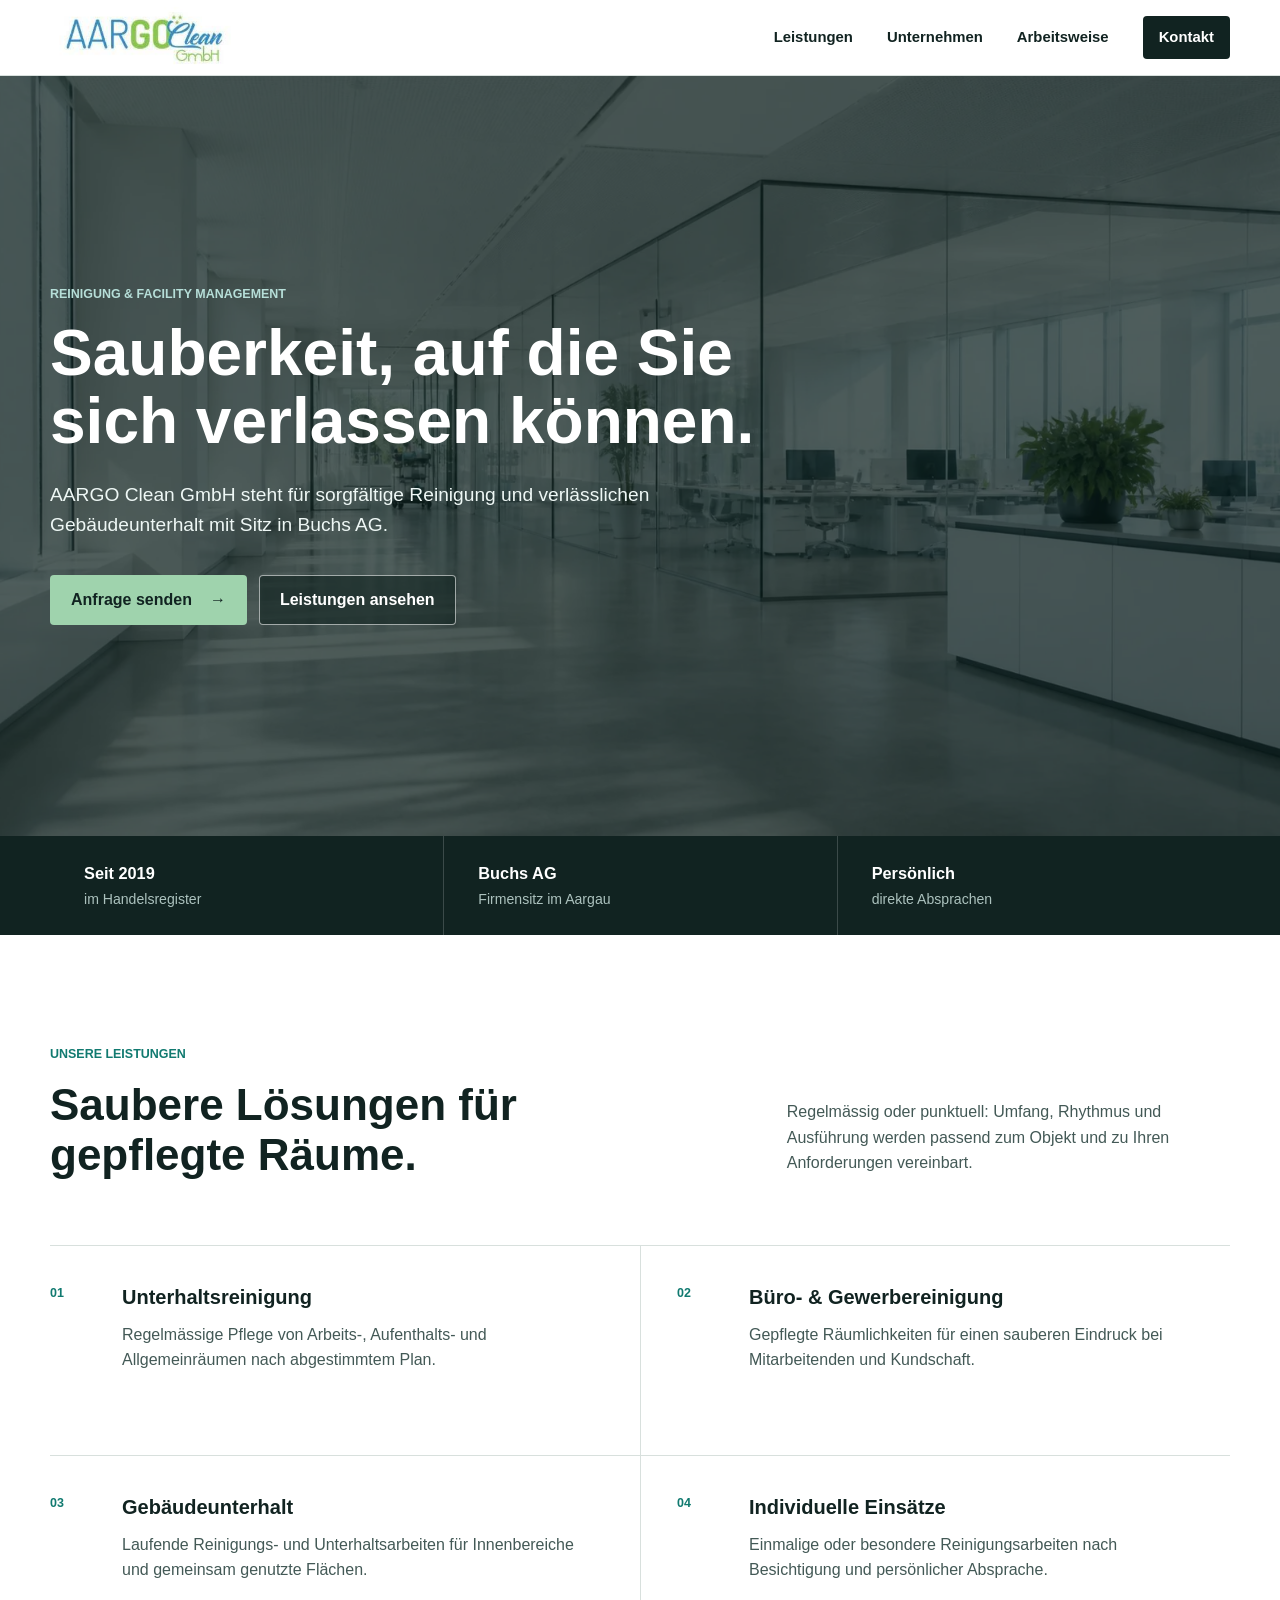
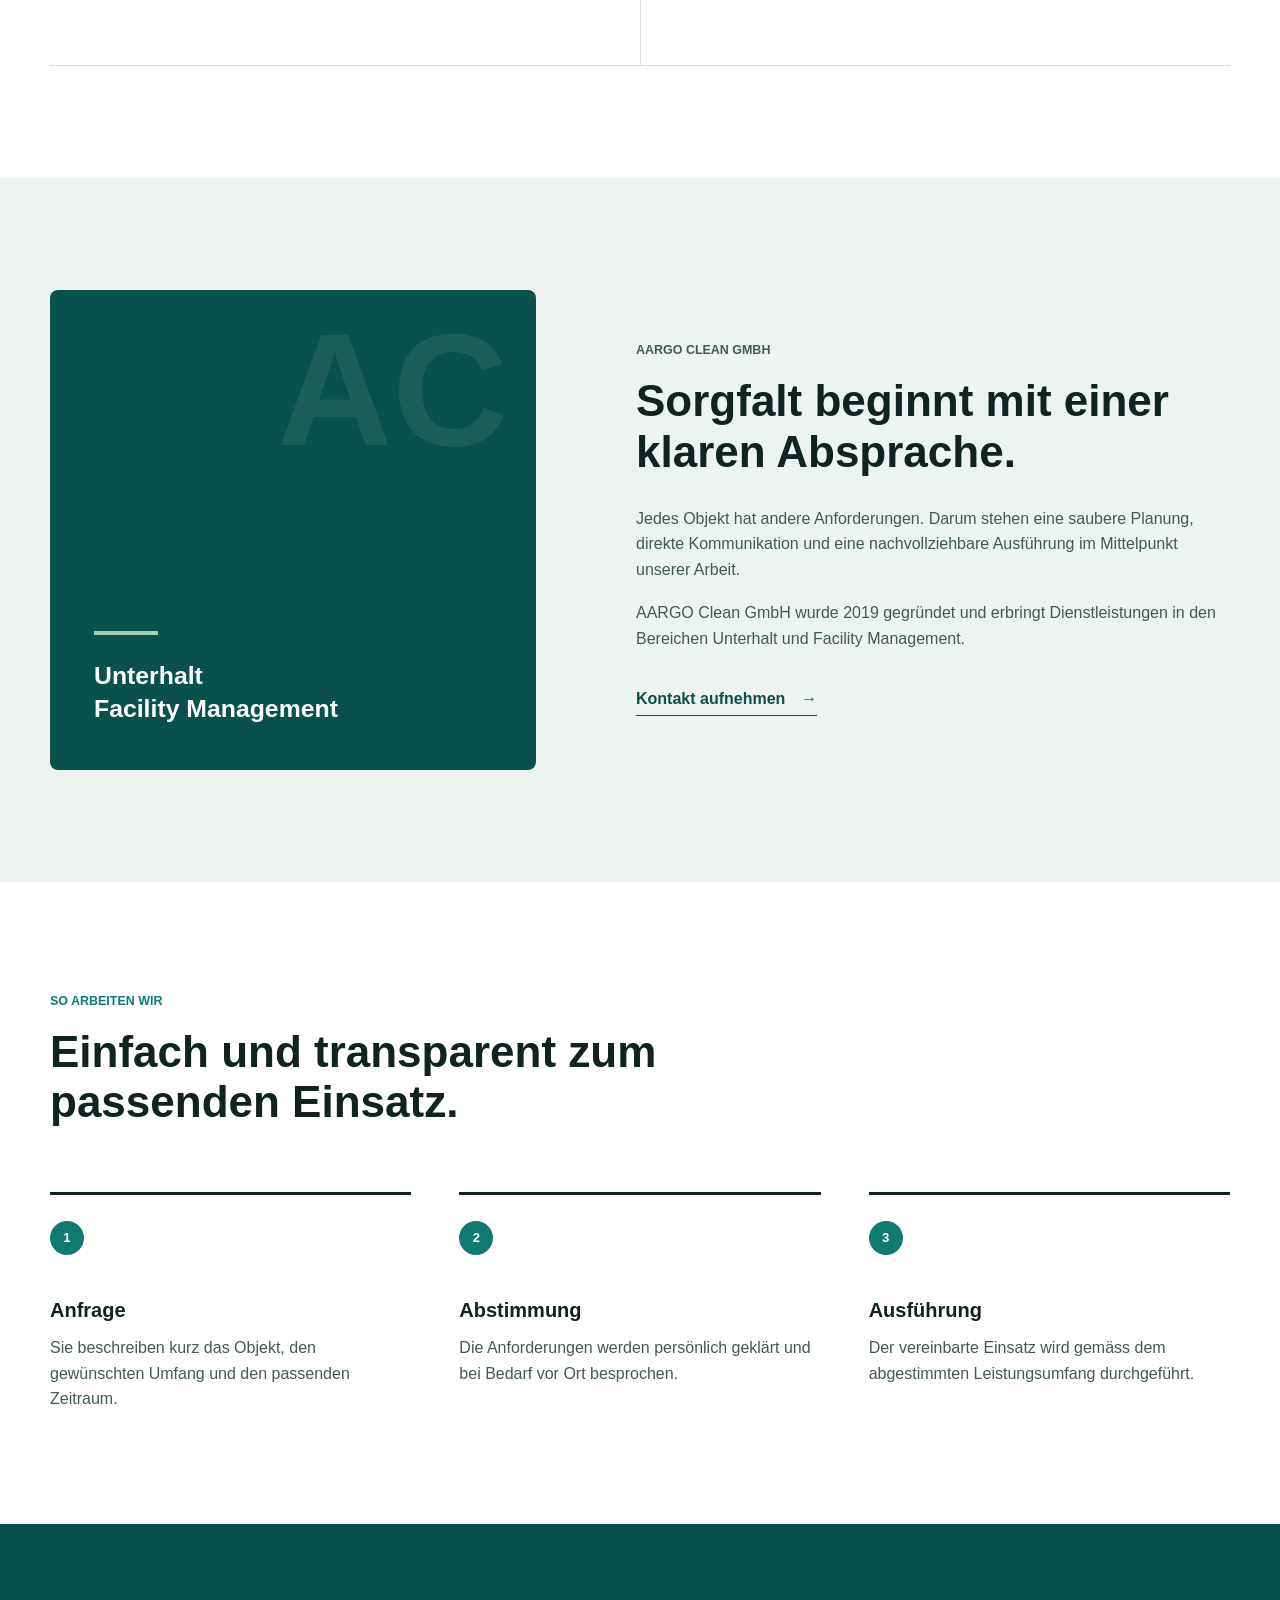
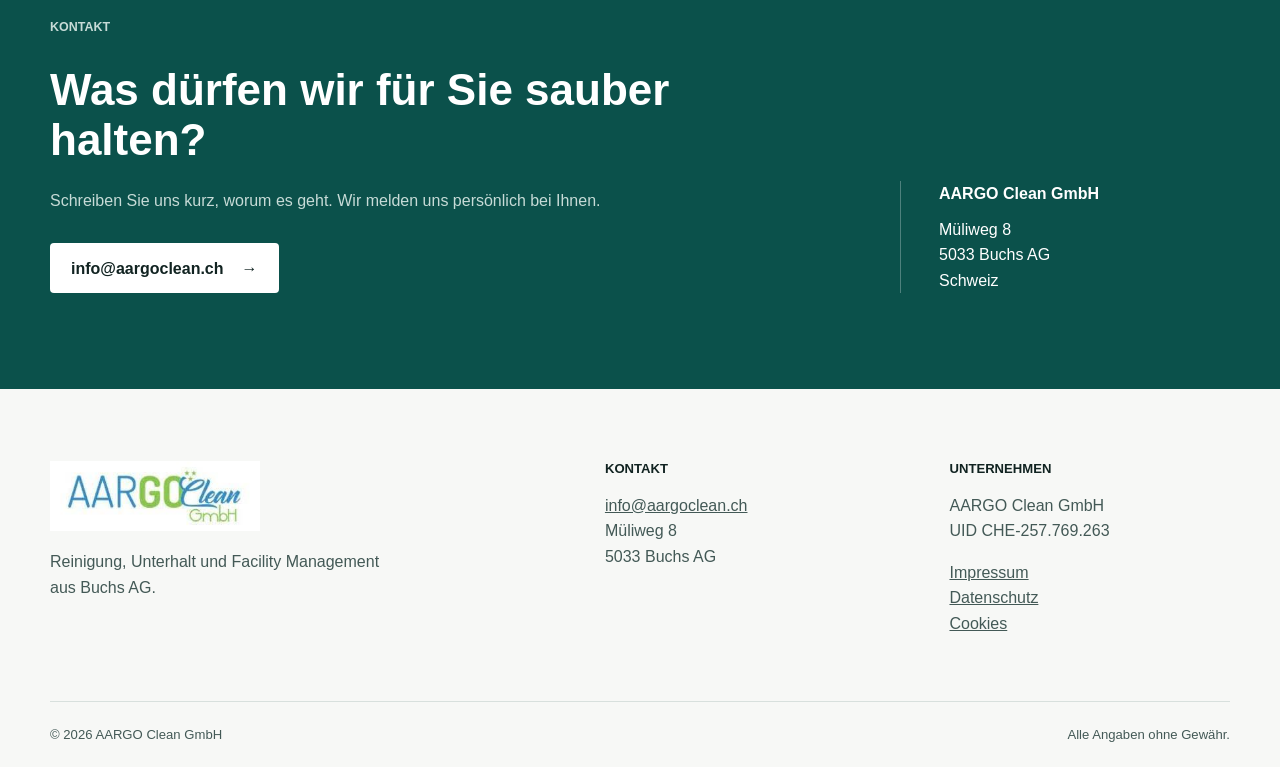
<file: index.html>
<!doctype html>
<html lang="de-CH">
  <head>
    <meta charset="utf-8">
    <meta name="viewport" content="width=device-width, initial-scale=1">
    <meta name="description" content="AARGO Clean GmbH in Buchs AG: Reinigung, Gebäudeunterhalt und Facility Management nach persönlicher Absprache.">
    <meta name="theme-color" content="#112321">
    <title>AARGO Clean GmbH | Reinigung &amp; Gebäudeunterhalt</title>
    <link rel="icon" href="assets/aargoclean-logo.jpg" type="image/jpeg">
    <link rel="preload" href="assets/hero-clean-office.webp" as="image" type="image/webp">
    <link rel="stylesheet" href="styles.css">
    <script src="script.js" defer></script>
    <script type="application/ld+json">
      {
        "@context": "https://schema.org",
        "@type": "LocalBusiness",
        "name": "AARGO Clean GmbH",
        "url": "https://aargoclean.ch",
        "email": "info@aargoclean.ch",
        "foundingDate": "2019",
        "identifier": "CHE-257.769.263",
        "address": {
          "@type": "PostalAddress",
          "streetAddress": "Müliweg 8",
          "postalCode": "5033",
          "addressLocality": "Buchs AG",
          "addressCountry": "CH"
        }
      }
    </script>
  </head>
  <body>
    <a class="skip-link" href="#main-content">Zum Inhalt springen</a>

    <header class="site-header">
      <div class="container header-inner">
        <a class="brand" href="#top" aria-label="AARGO Clean Startseite">
          <span class="brand-logo">
            <img src="assets/aargoclean-logo.jpg" alt="AARGO Clean GmbH" width="320" height="320">
          </span>
        </a>

        <button class="menu-toggle" type="button" aria-expanded="false" aria-controls="main-navigation">
          <span class="sr-only">Navigation öffnen</span>
          <span aria-hidden="true"></span>
          <span aria-hidden="true"></span>
          <span aria-hidden="true"></span>
        </button>

        <nav class="main-nav" id="main-navigation" aria-label="Hauptnavigation">
          <a href="#leistungen">Leistungen</a>
          <a href="#unternehmen">Unternehmen</a>
          <a href="#arbeitsweise">Arbeitsweise</a>
          <a class="nav-contact" href="#kontakt">Kontakt</a>
        </nav>
      </div>
    </header>

    <main id="main-content">
      <section class="hero" id="top" aria-labelledby="hero-title">
        <div class="container hero-content">
          <p class="kicker">Reinigung &amp; Facility Management</p>
          <h1 id="hero-title">Sauberkeit, auf die Sie sich verlassen können.</h1>
          <p class="hero-copy">
            AARGO Clean GmbH steht für sorgfältige Reinigung und verlässlichen
            Gebäudeunterhalt mit Sitz in Buchs AG.
          </p>
          <div class="hero-actions">
            <a class="button button-primary" href="mailto:info@aargoclean.ch?subject=Anfrage%20über%20die%20Website">
              Anfrage senden <span aria-hidden="true">→</span>
            </a>
            <a class="button button-secondary" href="#leistungen">Leistungen ansehen</a>
          </div>
        </div>
      </section>

      <section class="facts" aria-label="Unternehmensdaten">
        <div class="container facts-grid">
          <div>
            <strong>Seit 2019</strong>
            <span>im Handelsregister</span>
          </div>
          <div>
            <strong>Buchs AG</strong>
            <span>Firmensitz im Aargau</span>
          </div>
          <div>
            <strong>Persönlich</strong>
            <span>direkte Absprachen</span>
          </div>
        </div>
      </section>

      <section class="section services" id="leistungen" aria-labelledby="services-title">
        <div class="container">
          <div class="section-heading">
            <div>
              <p class="kicker">Unsere Leistungen</p>
              <h2 id="services-title">Saubere Lösungen für gepflegte Räume.</h2>
            </div>
            <p>
              Regelmässig oder punktuell: Umfang, Rhythmus und Ausführung werden
              passend zum Objekt und zu Ihren Anforderungen vereinbart.
            </p>
          </div>

          <div class="service-list">
            <article class="service-item">
              <span class="service-number" aria-hidden="true">01</span>
              <div>
                <h3>Unterhaltsreinigung</h3>
                <p>Regelmässige Pflege von Arbeits-, Aufenthalts- und Allgemeinräumen nach abgestimmtem Plan.</p>
              </div>
            </article>
            <article class="service-item">
              <span class="service-number" aria-hidden="true">02</span>
              <div>
                <h3>Büro- &amp; Gewerbereinigung</h3>
                <p>Gepflegte Räumlichkeiten für einen sauberen Eindruck bei Mitarbeitenden und Kundschaft.</p>
              </div>
            </article>
            <article class="service-item">
              <span class="service-number" aria-hidden="true">03</span>
              <div>
                <h3>Gebäudeunterhalt</h3>
                <p>Laufende Reinigungs- und Unterhaltsarbeiten für Innenbereiche und gemeinsam genutzte Flächen.</p>
              </div>
            </article>
            <article class="service-item">
              <span class="service-number" aria-hidden="true">04</span>
              <div>
                <h3>Individuelle Einsätze</h3>
                <p>Einmalige oder besondere Reinigungsarbeiten nach Besichtigung und persönlicher Absprache.</p>
              </div>
            </article>
          </div>
        </div>
      </section>

      <section class="section about" id="unternehmen" aria-labelledby="about-title">
        <div class="container about-grid">
          <div class="about-visual" aria-hidden="true">
            <span class="about-initials">AC</span>
            <span class="about-line"></span>
            <p>Unterhalt<br>Facility Management</p>
          </div>
          <div class="about-content">
            <p class="kicker">AARGO Clean GmbH</p>
            <h2 id="about-title">Sorgfalt beginnt mit einer klaren Absprache.</h2>
            <p>
              Jedes Objekt hat andere Anforderungen. Darum stehen eine saubere
              Planung, direkte Kommunikation und eine nachvollziehbare Ausführung
              im Mittelpunkt unserer Arbeit.
            </p>
            <p>
              AARGO Clean GmbH wurde 2019 gegründet und erbringt Dienstleistungen
              in den Bereichen Unterhalt und Facility Management.
            </p>
            <a class="text-link" href="#kontakt">Kontakt aufnehmen <span aria-hidden="true">→</span></a>
          </div>
        </div>
      </section>

      <section class="section process" id="arbeitsweise" aria-labelledby="process-title">
        <div class="container">
          <div class="section-heading compact">
            <div>
              <p class="kicker">So arbeiten wir</p>
              <h2 id="process-title">Einfach und transparent zum passenden Einsatz.</h2>
            </div>
          </div>
          <ol class="process-list">
            <li>
              <span>1</span>
              <h3>Anfrage</h3>
              <p>Sie beschreiben kurz das Objekt, den gewünschten Umfang und den passenden Zeitraum.</p>
            </li>
            <li>
              <span>2</span>
              <h3>Abstimmung</h3>
              <p>Die Anforderungen werden persönlich geklärt und bei Bedarf vor Ort besprochen.</p>
            </li>
            <li>
              <span>3</span>
              <h3>Ausführung</h3>
              <p>Der vereinbarte Einsatz wird gemäss dem abgestimmten Leistungsumfang durchgeführt.</p>
            </li>
          </ol>
        </div>
      </section>

      <!--
        Vor Veröffentlichung: echte Projektbilder, Texte und Kundenfreigaben
        einfügen und anschliessend das hidden-Attribut entfernen.
      -->
      <section class="section references" id="referenzen" aria-labelledby="references-title" hidden>
        <div class="container">
          <div class="section-heading">
            <div>
              <p class="kicker">Referenzen</p>
              <h2 id="references-title">Einblicke in unsere Arbeit.</h2>
            </div>
            <p>Ausgewählte Einsätze und Rückmeldungen unserer Kundschaft.</p>
          </div>

          <div class="reference-grid">
            <article class="reference-card">
              <div class="reference-media" role="img" aria-label="Projektbild wird ergänzt">
                <span>Projekt 01</span>
              </div>
              <div class="reference-content">
                <p class="reference-type">Leistungsbereich ergänzen</p>
                <h3>Referenzprojekt ergänzen</h3>
                <p>Kurze, sachliche Projektbeschreibung nach Freigabe der Kundschaft ergänzen.</p>
              </div>
            </article>
            <article class="reference-card">
              <div class="reference-media" role="img" aria-label="Projektbild wird ergänzt">
                <span>Projekt 02</span>
              </div>
              <div class="reference-content">
                <p class="reference-type">Leistungsbereich ergänzen</p>
                <h3>Referenzprojekt ergänzen</h3>
                <p>Kurze, sachliche Projektbeschreibung nach Freigabe der Kundschaft ergänzen.</p>
              </div>
            </article>
            <article class="reference-card">
              <div class="reference-media" role="img" aria-label="Projektbild wird ergänzt">
                <span>Projekt 03</span>
              </div>
              <div class="reference-content">
                <p class="reference-type">Leistungsbereich ergänzen</p>
                <h3>Referenzprojekt ergänzen</h3>
                <p>Kurze, sachliche Projektbeschreibung nach Freigabe der Kundschaft ergänzen.</p>
              </div>
            </article>
          </div>

          <figure class="testimonial">
            <blockquote>
              <p>Freigegebene Originalrezension hier einsetzen. Aussage nicht kürzen oder inhaltlich verändern.</p>
            </blockquote>
            <figcaption>Kundenname oder «Privatkundschaft», Ort · Freigabe dokumentieren</figcaption>
          </figure>
        </div>
      </section>

      <section class="contact" id="kontakt" aria-labelledby="contact-title">
        <div class="container contact-grid">
          <div>
            <p class="kicker kicker-light">Kontakt</p>
            <h2 id="contact-title">Was dürfen wir für Sie sauber halten?</h2>
            <p>Schreiben Sie uns kurz, worum es geht. Wir melden uns persönlich bei Ihnen.</p>
            <a class="button button-light" href="mailto:info@aargoclean.ch?subject=Anfrage%20über%20die%20Website">
              info@aargoclean.ch <span aria-hidden="true">→</span>
            </a>
          </div>
          <address class="contact-details">
            <span>AARGO Clean GmbH</span>
            <span>Müliweg 8</span>
            <span>5033 Buchs AG</span>
            <span>Schweiz</span>
          </address>
        </div>
      </section>
    </main>

    <footer class="site-footer">
      <div class="container footer-grid">
        <div>
          <a class="brand footer-brand" href="#top" aria-label="Zurück nach oben">
            <span class="brand-logo">
              <img src="assets/aargoclean-logo.jpg" alt="AARGO Clean GmbH" width="320" height="320">
            </span>
          </a>
          <p>Reinigung, Unterhalt und Facility Management aus Buchs AG.</p>
        </div>
        <div>
          <h2>Kontakt</h2>
          <a href="mailto:info@aargoclean.ch">info@aargoclean.ch</a>
          <p>Müliweg 8<br>5033 Buchs AG</p>
        </div>
        <div>
          <h2>Unternehmen</h2>
          <p>AARGO Clean GmbH<br>UID CHE-257.769.263</p>
          <a href="impressum.html">Impressum</a><br>
          <a href="datenschutz.html">Datenschutz</a><br>
          <a href="datenschutz.html#cookies">Cookies</a>
        </div>
      </div>
      <div class="container footer-bottom">
        <span>© <span id="current-year">2026</span> AARGO Clean GmbH</span>
        <span>Alle Angaben ohne Gewähr.</span>
      </div>
    </footer>
  </body>
</html>
</file>
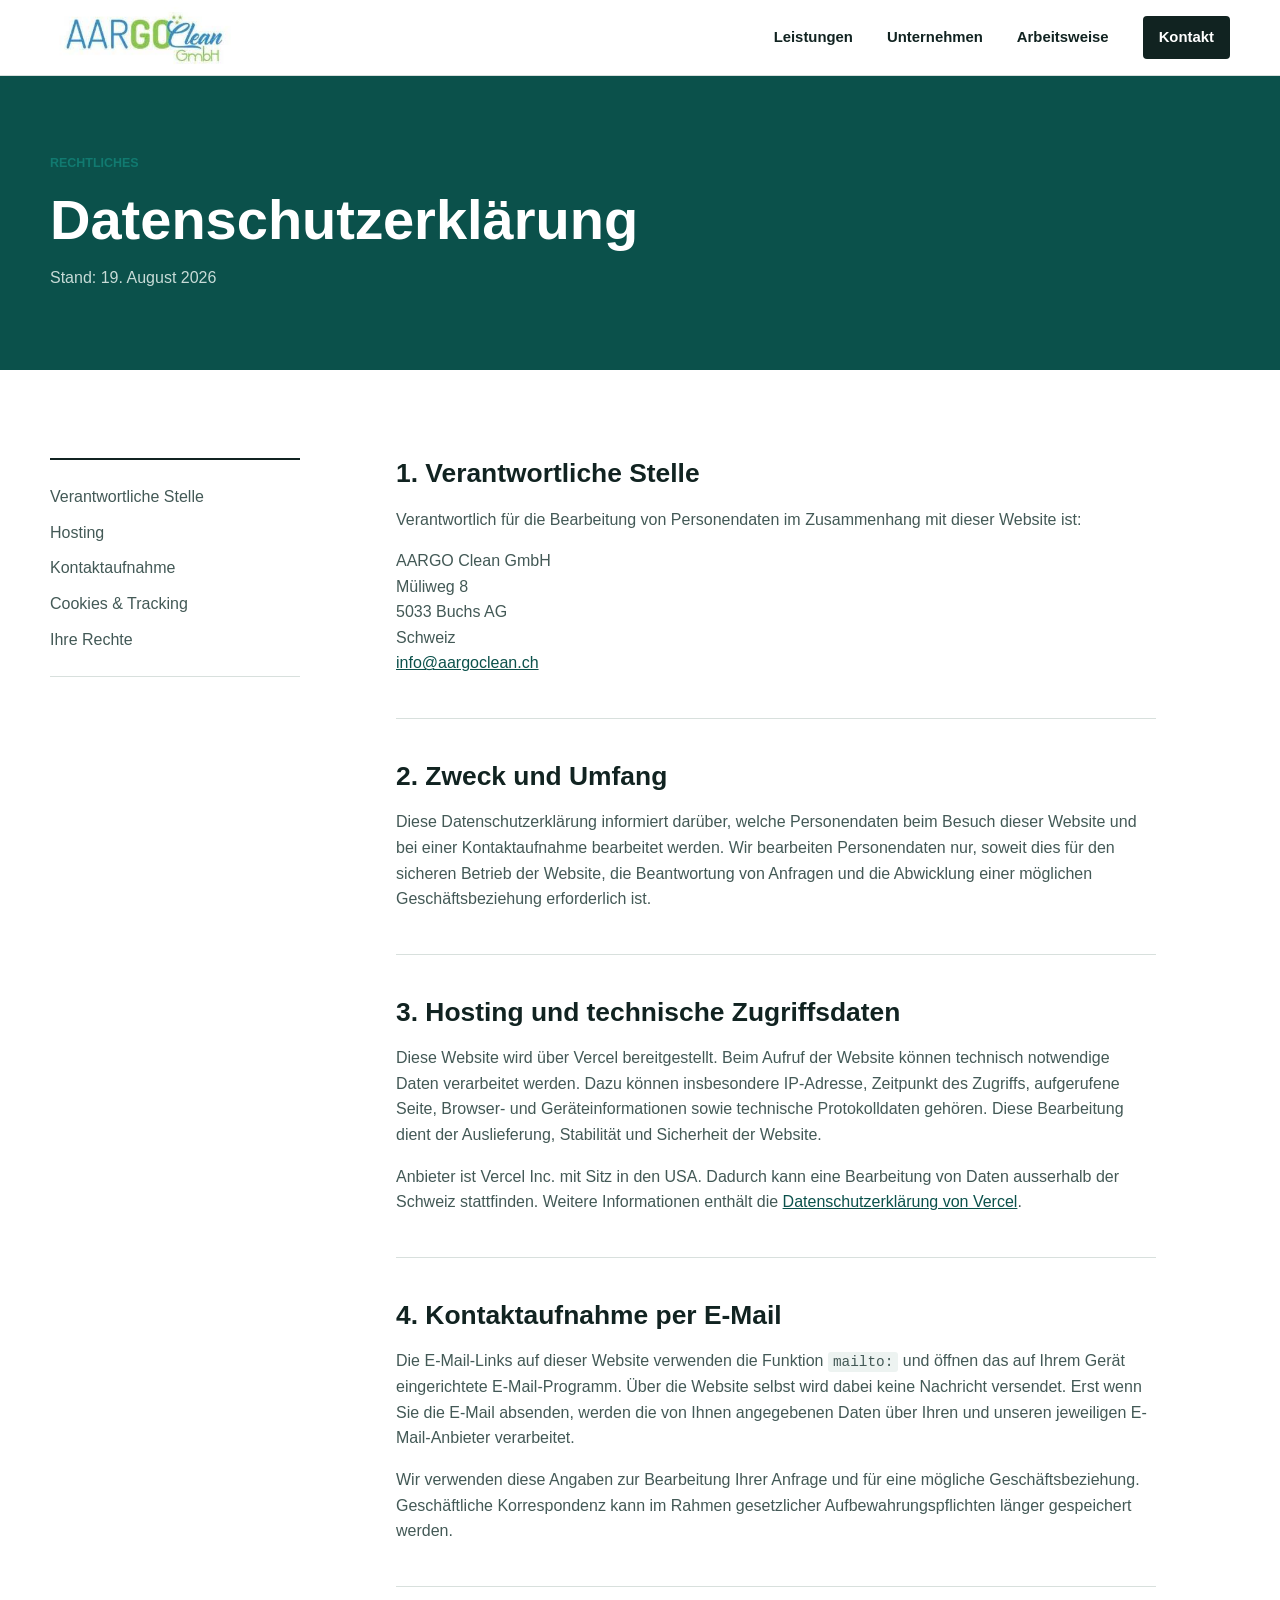
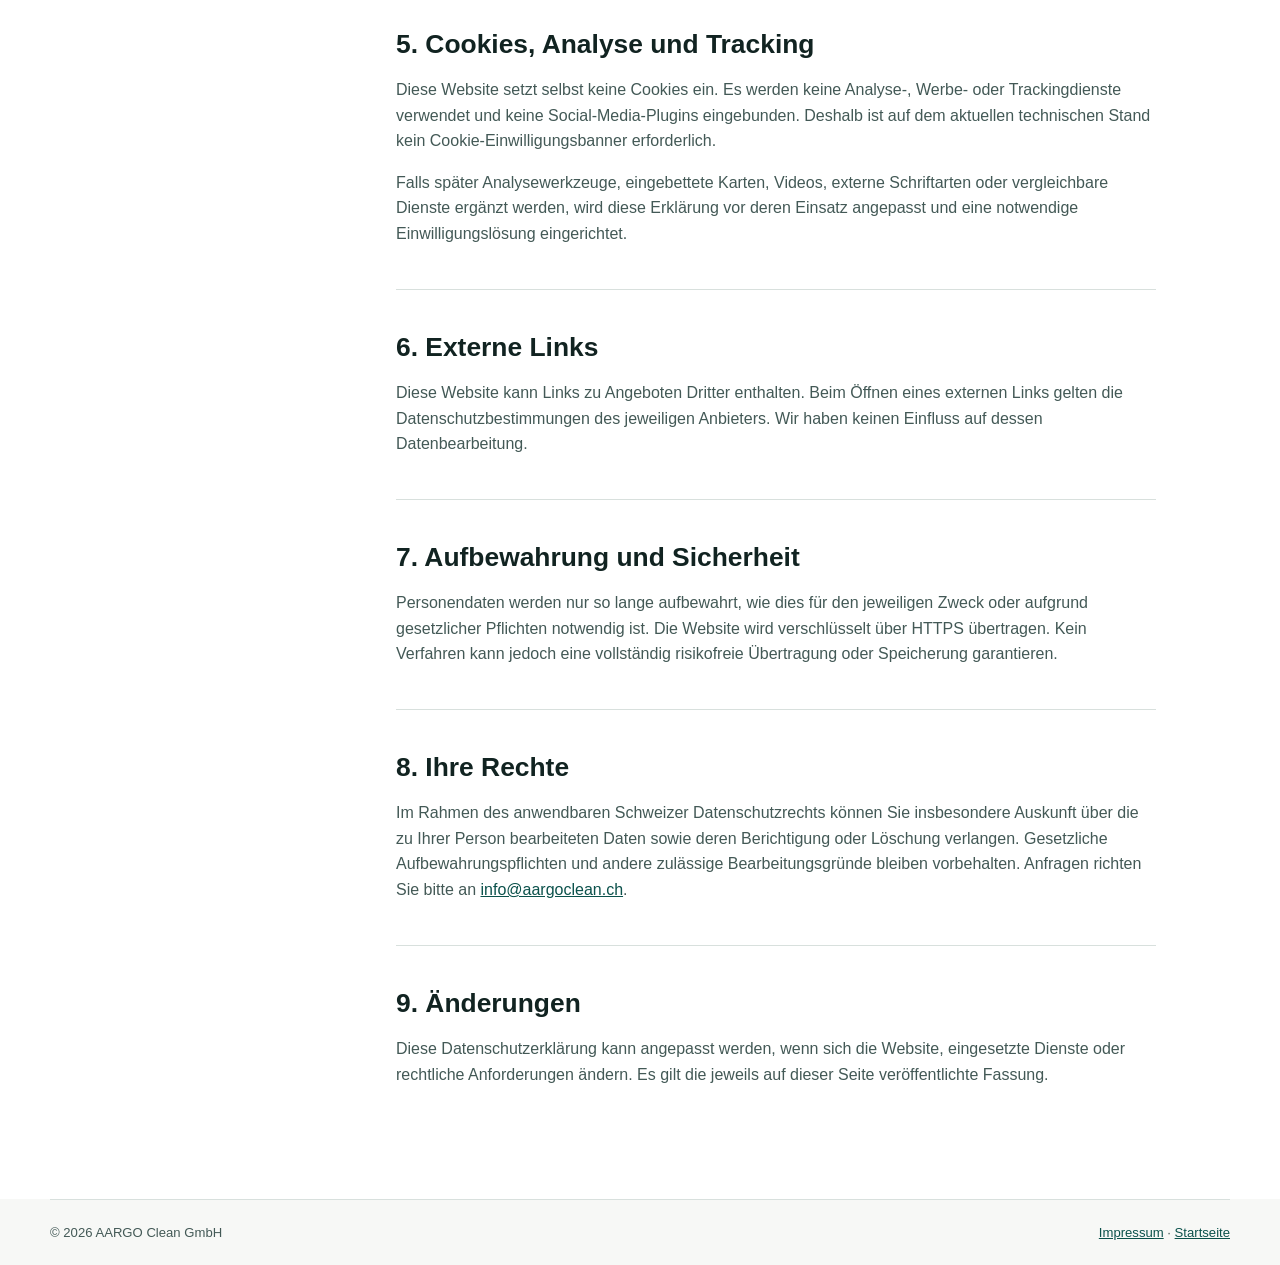
<file: datenschutz.html>
<!doctype html>
<html lang="de-CH">
  <head>
    <meta charset="utf-8">
    <meta name="viewport" content="width=device-width, initial-scale=1">
    <meta name="description" content="Datenschutzerklärung der AARGO Clean GmbH.">
    <meta name="theme-color" content="#112321">
    <title>Datenschutz | AARGO Clean GmbH</title>
    <link rel="icon" href="assets/aargoclean-logo.jpg" type="image/jpeg">
    <link rel="stylesheet" href="styles.css">
    <script src="script.js" defer></script>
  </head>
  <body>
    <a class="skip-link" href="#main-content">Zum Inhalt springen</a>

    <header class="site-header">
      <div class="container header-inner">
        <a class="brand" href="index.html" aria-label="AARGO Clean Startseite">
          <span class="brand-logo">
            <img src="assets/aargoclean-logo.jpg" alt="AARGO Clean GmbH" width="320" height="320">
          </span>
        </a>
        <button class="menu-toggle" type="button" aria-expanded="false" aria-controls="main-navigation">
          <span class="sr-only">Navigation öffnen</span>
          <span aria-hidden="true"></span>
          <span aria-hidden="true"></span>
          <span aria-hidden="true"></span>
        </button>
        <nav class="main-nav" id="main-navigation" aria-label="Hauptnavigation">
          <a href="index.html#leistungen">Leistungen</a>
          <a href="index.html#unternehmen">Unternehmen</a>
          <a href="index.html#arbeitsweise">Arbeitsweise</a>
          <a class="nav-contact" href="index.html#kontakt">Kontakt</a>
        </nav>
      </div>
    </header>

    <main id="main-content" class="legal-page">
      <header class="legal-hero">
        <div class="container legal-hero-inner">
          <p class="kicker">Rechtliches</p>
          <h1>Datenschutzerklärung</h1>
          <p>Stand: 19. August 2026</p>
        </div>
      </header>

      <div class="container legal-layout">
        <nav class="legal-nav" aria-label="Inhalt der Datenschutzerklärung">
          <a href="#verantwortung">Verantwortliche Stelle</a>
          <a href="#hosting">Hosting</a>
          <a href="#kontaktaufnahme">Kontaktaufnahme</a>
          <a href="#cookies">Cookies &amp; Tracking</a>
          <a href="#rechte">Ihre Rechte</a>
        </nav>

        <article class="legal-content">
          <section id="verantwortung">
            <h2>1. Verantwortliche Stelle</h2>
            <p>Verantwortlich für die Bearbeitung von Personendaten im Zusammenhang mit dieser Website ist:</p>
            <address>
              AARGO Clean GmbH<br>
              Müliweg 8<br>
              5033 Buchs AG<br>
              Schweiz<br>
              <a href="mailto:info@aargoclean.ch">info@aargoclean.ch</a>
            </address>
          </section>

          <section>
            <h2>2. Zweck und Umfang</h2>
            <p>
              Diese Datenschutzerklärung informiert darüber, welche Personendaten beim Besuch
              dieser Website und bei einer Kontaktaufnahme bearbeitet werden. Wir bearbeiten
              Personendaten nur, soweit dies für den sicheren Betrieb der Website, die Beantwortung
              von Anfragen und die Abwicklung einer möglichen Geschäftsbeziehung erforderlich ist.
            </p>
          </section>

          <section id="hosting">
            <h2>3. Hosting und technische Zugriffsdaten</h2>
            <p>
              Diese Website wird über Vercel bereitgestellt. Beim Aufruf der Website können technisch
              notwendige Daten verarbeitet werden. Dazu können insbesondere IP-Adresse, Zeitpunkt
              des Zugriffs, aufgerufene Seite, Browser- und Geräteinformationen sowie technische
              Protokolldaten gehören. Diese Bearbeitung dient der Auslieferung, Stabilität und
              Sicherheit der Website.
            </p>
            <p>
              Anbieter ist Vercel Inc. mit Sitz in den USA. Dadurch kann eine Bearbeitung von Daten
              ausserhalb der Schweiz stattfinden. Weitere Informationen enthält die
              <a href="https://vercel.com/legal/privacy-notice" rel="noopener noreferrer">Datenschutzerklärung von Vercel</a>.
            </p>
          </section>

          <section id="kontaktaufnahme">
            <h2>4. Kontaktaufnahme per E-Mail</h2>
            <p>
              Die E-Mail-Links auf dieser Website verwenden die Funktion <code>mailto:</code> und
              öffnen das auf Ihrem Gerät eingerichtete E-Mail-Programm. Über die Website selbst wird
              dabei keine Nachricht versendet. Erst wenn Sie die E-Mail absenden, werden die von
              Ihnen angegebenen Daten über Ihren und unseren jeweiligen E-Mail-Anbieter verarbeitet.
            </p>
            <p>
              Wir verwenden diese Angaben zur Bearbeitung Ihrer Anfrage und für eine mögliche
              Geschäftsbeziehung. Geschäftliche Korrespondenz kann im Rahmen gesetzlicher
              Aufbewahrungspflichten länger gespeichert werden.
            </p>
          </section>

          <section id="cookies">
            <h2>5. Cookies, Analyse und Tracking</h2>
            <p>
              Diese Website setzt selbst keine Cookies ein. Es werden keine Analyse-, Werbe- oder
              Trackingdienste verwendet und keine Social-Media-Plugins eingebunden. Deshalb ist auf
              dem aktuellen technischen Stand kein Cookie-Einwilligungsbanner erforderlich.
            </p>
            <p>
              Falls später Analysewerkzeuge, eingebettete Karten, Videos, externe Schriftarten oder
              vergleichbare Dienste ergänzt werden, wird diese Erklärung vor deren Einsatz angepasst
              und eine notwendige Einwilligungslösung eingerichtet.
            </p>
          </section>

          <section>
            <h2>6. Externe Links</h2>
            <p>
              Diese Website kann Links zu Angeboten Dritter enthalten. Beim Öffnen eines externen
              Links gelten die Datenschutzbestimmungen des jeweiligen Anbieters. Wir haben keinen
              Einfluss auf dessen Datenbearbeitung.
            </p>
          </section>

          <section>
            <h2>7. Aufbewahrung und Sicherheit</h2>
            <p>
              Personendaten werden nur so lange aufbewahrt, wie dies für den jeweiligen Zweck oder
              aufgrund gesetzlicher Pflichten notwendig ist. Die Website wird verschlüsselt über
              HTTPS übertragen. Kein Verfahren kann jedoch eine vollständig risikofreie Übertragung
              oder Speicherung garantieren.
            </p>
          </section>

          <section id="rechte">
            <h2>8. Ihre Rechte</h2>
            <p>
              Im Rahmen des anwendbaren Schweizer Datenschutzrechts können Sie insbesondere Auskunft
              über die zu Ihrer Person bearbeiteten Daten sowie deren Berichtigung oder Löschung
              verlangen. Gesetzliche Aufbewahrungspflichten und andere zulässige Bearbeitungsgründe
              bleiben vorbehalten. Anfragen richten Sie bitte an
              <a href="mailto:info@aargoclean.ch">info@aargoclean.ch</a>.
            </p>
          </section>

          <section>
            <h2>9. Änderungen</h2>
            <p>
              Diese Datenschutzerklärung kann angepasst werden, wenn sich die Website, eingesetzte
              Dienste oder rechtliche Anforderungen ändern. Es gilt die jeweils auf dieser Seite
              veröffentlichte Fassung.
            </p>
          </section>
        </article>
      </div>
    </main>

    <footer class="site-footer legal-footer">
      <div class="container footer-bottom">
        <span>© <span id="current-year">2026</span> AARGO Clean GmbH</span>
        <span><a href="impressum.html">Impressum</a> · <a href="index.html">Startseite</a></span>
      </div>
    </footer>
  </body>
</html>
</file>
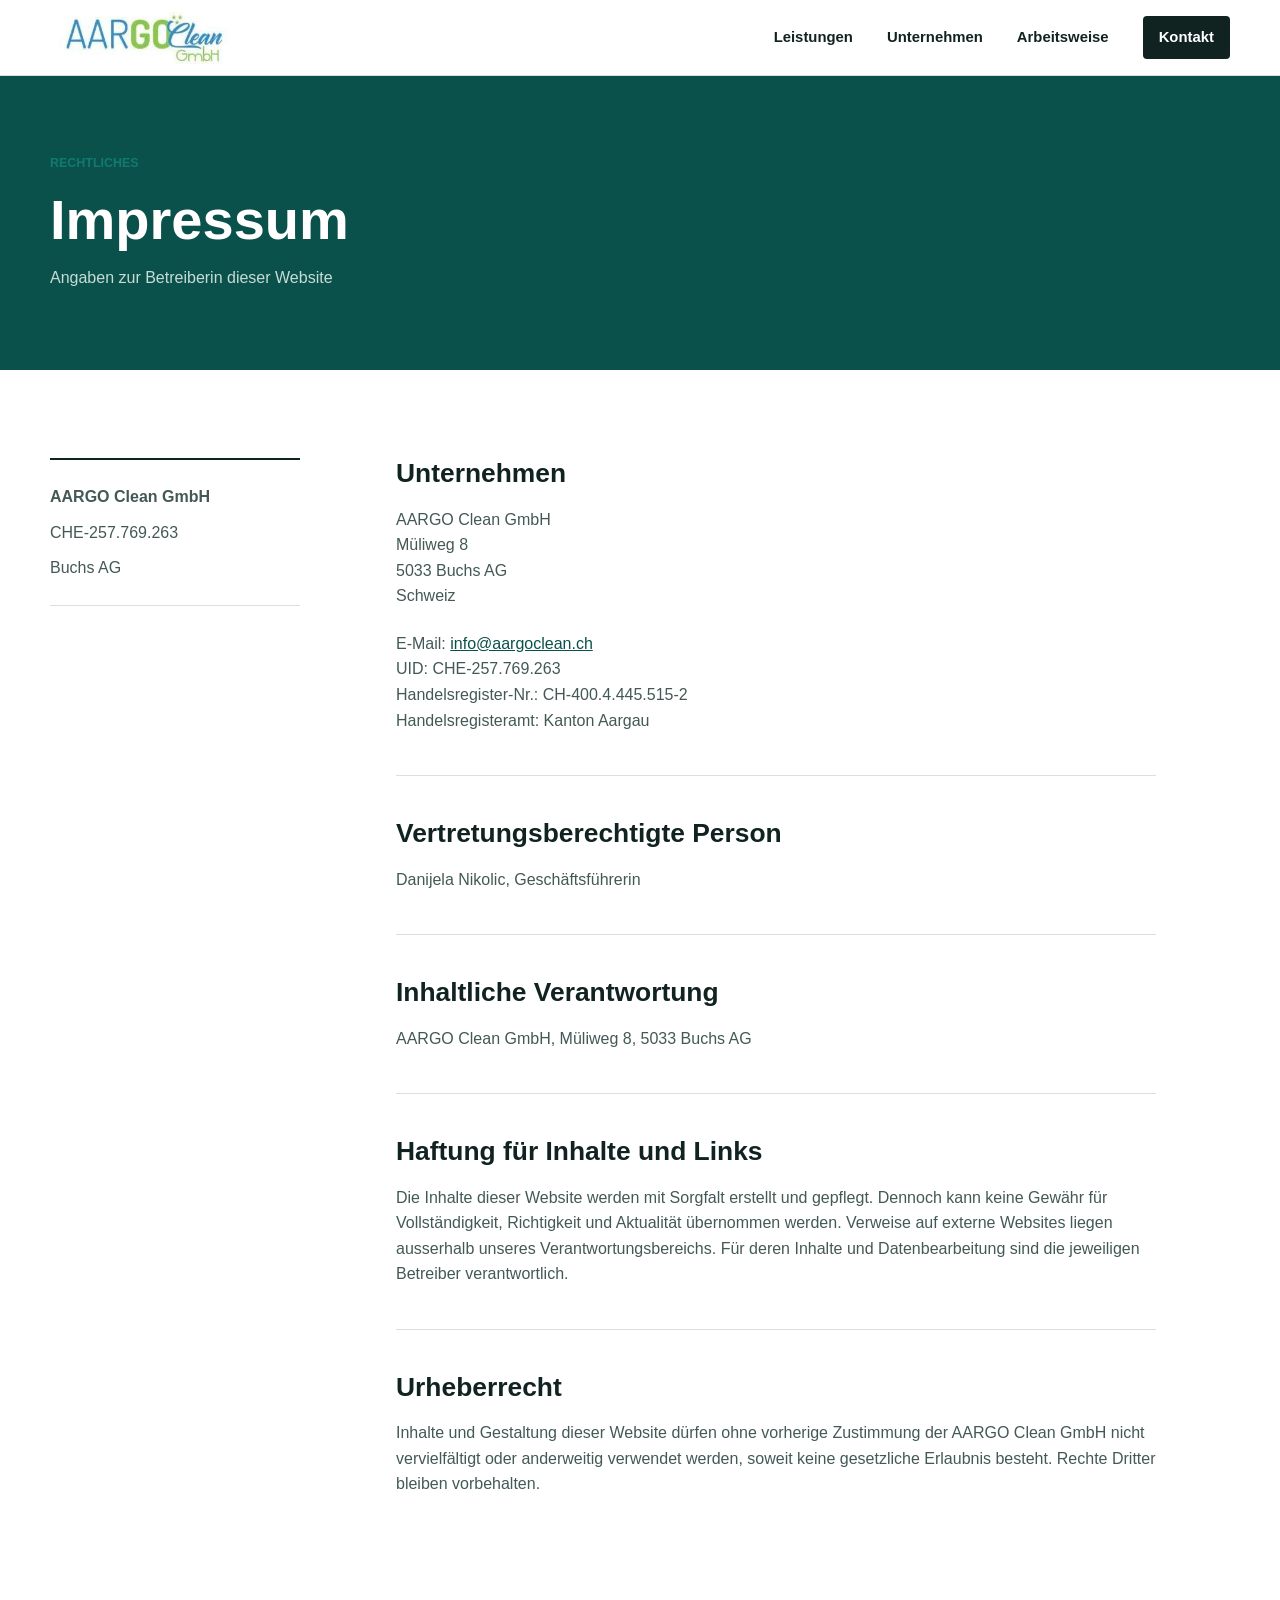
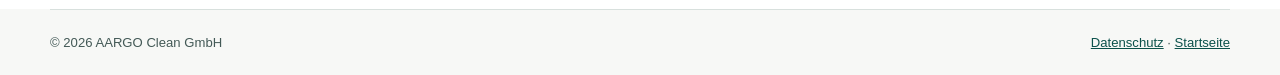
<file: impressum.html>
<!doctype html>
<html lang="de-CH">
  <head>
    <meta charset="utf-8">
    <meta name="viewport" content="width=device-width, initial-scale=1">
    <meta name="description" content="Impressum der AARGO Clean GmbH.">
    <meta name="theme-color" content="#112321">
    <title>Impressum | AARGO Clean GmbH</title>
    <link rel="icon" href="assets/aargoclean-logo.jpg" type="image/jpeg">
    <link rel="stylesheet" href="styles.css">
    <script src="script.js" defer></script>
  </head>
  <body>
    <a class="skip-link" href="#main-content">Zum Inhalt springen</a>

    <header class="site-header">
      <div class="container header-inner">
        <a class="brand" href="index.html" aria-label="AARGO Clean Startseite">
          <span class="brand-logo">
            <img src="assets/aargoclean-logo.jpg" alt="AARGO Clean GmbH" width="320" height="320">
          </span>
        </a>
        <button class="menu-toggle" type="button" aria-expanded="false" aria-controls="main-navigation">
          <span class="sr-only">Navigation öffnen</span>
          <span aria-hidden="true"></span>
          <span aria-hidden="true"></span>
          <span aria-hidden="true"></span>
        </button>
        <nav class="main-nav" id="main-navigation" aria-label="Hauptnavigation">
          <a href="index.html#leistungen">Leistungen</a>
          <a href="index.html#unternehmen">Unternehmen</a>
          <a href="index.html#arbeitsweise">Arbeitsweise</a>
          <a class="nav-contact" href="index.html#kontakt">Kontakt</a>
        </nav>
      </div>
    </header>

    <main id="main-content" class="legal-page">
      <header class="legal-hero">
        <div class="container legal-hero-inner">
          <p class="kicker">Rechtliches</p>
          <h1>Impressum</h1>
          <p>Angaben zur Betreiberin dieser Website</p>
        </div>
      </header>

      <div class="container legal-layout">
        <aside class="legal-nav" aria-label="Firmendaten">
          <strong>AARGO Clean GmbH</strong>
          <span>CHE-257.769.263</span>
          <span>Buchs AG</span>
        </aside>

        <article class="legal-content">
          <section>
            <h2>Unternehmen</h2>
            <address>
              AARGO Clean GmbH<br>
              Müliweg 8<br>
              5033 Buchs AG<br>
              Schweiz
            </address>
            <p>
              E-Mail: <a href="mailto:info@aargoclean.ch">info@aargoclean.ch</a><br>
              UID: CHE-257.769.263<br>
              Handelsregister-Nr.: CH-400.4.445.515-2<br>
              Handelsregisteramt: Kanton Aargau
            </p>
          </section>

          <section>
            <h2>Vertretungsberechtigte Person</h2>
            <p>Danijela Nikolic, Geschäftsführerin</p>
          </section>

          <section>
            <h2>Inhaltliche Verantwortung</h2>
            <p>AARGO Clean GmbH, Müliweg 8, 5033 Buchs AG</p>
          </section>

          <section>
            <h2>Haftung für Inhalte und Links</h2>
            <p>
              Die Inhalte dieser Website werden mit Sorgfalt erstellt und gepflegt. Dennoch kann
              keine Gewähr für Vollständigkeit, Richtigkeit und Aktualität übernommen werden.
              Verweise auf externe Websites liegen ausserhalb unseres Verantwortungsbereichs. Für
              deren Inhalte und Datenbearbeitung sind die jeweiligen Betreiber verantwortlich.
            </p>
          </section>

          <section>
            <h2>Urheberrecht</h2>
            <p>
              Inhalte und Gestaltung dieser Website dürfen ohne vorherige Zustimmung der AARGO Clean
              GmbH nicht vervielfältigt oder anderweitig verwendet werden, soweit keine gesetzliche
              Erlaubnis besteht. Rechte Dritter bleiben vorbehalten.
            </p>
          </section>
        </article>
      </div>
    </main>

    <footer class="site-footer legal-footer">
      <div class="container footer-bottom">
        <span>© <span id="current-year">2026</span> AARGO Clean GmbH</span>
        <span><a href="datenschutz.html">Datenschutz</a> · <a href="index.html">Startseite</a></span>
      </div>
    </footer>
  </body>
</html>
</file>
<file: styles.css>
:root {
  color-scheme: light;
  --ink: #112321;
  --ink-soft: #435956;
  --teal: #117a70;
  --teal-dark: #0b514b;
  --green: #78a47d;
  --mist: #edf3f1;
  --paper: #ffffff;
  --off-white: #f7f8f6;
  --line: #d8e0dd;
  --header-height: 76px;
}

* {
  box-sizing: border-box;
}

html {
  scroll-behavior: smooth;
}

body {
  margin: 0;
  min-width: 320px;
  font-family: Inter, "Helvetica Neue", Arial, sans-serif;
  font-size: 16px;
  line-height: 1.6;
  letter-spacing: 0;
  color: var(--ink);
  background: var(--paper);
}

body.menu-open {
  overflow: hidden;
}

button,
a {
  font: inherit;
}

a {
  color: inherit;
}

p,
h1,
h2,
h3 {
  margin-top: 0;
}

.container {
  width: min(100% - 48px, 1180px);
  margin-inline: auto;
}

.skip-link {
  position: fixed;
  z-index: 1000;
  top: 12px;
  left: 12px;
  padding: 10px 14px;
  color: var(--paper);
  background: var(--ink);
  transform: translateY(-150%);
}

.skip-link:focus {
  transform: translateY(0);
}

.sr-only {
  position: absolute;
  width: 1px;
  height: 1px;
  padding: 0;
  margin: -1px;
  overflow: hidden;
  clip: rect(0, 0, 0, 0);
  white-space: nowrap;
  border: 0;
}

.site-header {
  position: sticky;
  z-index: 100;
  top: 0;
  height: var(--header-height);
  background: rgb(255 255 255 / 96%);
  border-bottom: 1px solid var(--line);
}

.header-inner {
  height: 100%;
  display: flex;
  align-items: center;
  justify-content: space-between;
}

.brand {
  display: inline-flex;
  align-items: center;
  text-decoration: none;
}

.brand-logo {
  width: 190px;
  height: 64px;
  position: relative;
  display: block;
  overflow: hidden;
  background: var(--paper);
}

.brand-logo img {
  width: 100%;
  height: auto;
  position: absolute;
  top: 50%;
  left: 50%;
  display: block;
  max-width: none;
  /* Centre the complete wordmark (source rows 136-223), including GmbH. */
  transform: translate(-50%, -56.25%);
}

.main-nav {
  display: flex;
  align-items: center;
  gap: 34px;
}

.main-nav a {
  font-size: 0.93rem;
  font-weight: 600;
  text-decoration: none;
  transition: color 180ms ease;
}

.main-nav a:hover {
  color: var(--teal);
}

.main-nav .nav-contact {
  padding: 10px 16px;
  color: var(--paper);
  background: var(--ink);
  border-radius: 4px;
}

.main-nav .nav-contact:hover {
  color: var(--paper);
  background: var(--teal-dark);
}

.menu-toggle {
  width: 44px;
  height: 44px;
  display: none;
  padding: 10px;
  cursor: pointer;
  background: transparent;
  border: 1px solid var(--line);
  border-radius: 4px;
}

.menu-toggle span:not(.sr-only) {
  width: 100%;
  height: 2px;
  display: block;
  background: var(--ink);
  transition: transform 180ms ease, opacity 180ms ease;
}

.menu-toggle span:not(.sr-only) + span {
  margin-top: 5px;
}

.hero {
  min-height: min(760px, calc(100svh - 140px));
  position: relative;
  display: flex;
  align-items: center;
  color: var(--paper);
  background-image: url("assets/hero-clean-office.webp");
  background-size: cover;
  background-position: center;
  isolation: isolate;
}

.hero::before {
  content: "";
  position: absolute;
  z-index: -1;
  inset: 0;
  background: rgb(8 28 25 / 70%);
}

.hero-content {
  padding-block: 84px;
}

.kicker {
  margin-bottom: 18px;
  font-size: 0.78rem;
  font-weight: 800;
  line-height: 1.2;
  color: var(--teal);
  text-transform: uppercase;
}

.hero .kicker {
  color: #b6ded8;
}

.hero h1 {
  max-width: 780px;
  margin-bottom: 24px;
  font-size: 4rem;
  line-height: 1.06;
  font-weight: 700;
}

.hero-copy {
  max-width: 650px;
  margin-bottom: 34px;
  font-size: 1.2rem;
  color: #eef7f5;
}

.hero-actions {
  display: flex;
  flex-wrap: wrap;
  gap: 12px;
}

.button {
  min-height: 50px;
  display: inline-flex;
  align-items: center;
  justify-content: center;
  gap: 18px;
  padding: 12px 20px;
  font-weight: 700;
  line-height: 1.2;
  text-decoration: none;
  border: 1px solid transparent;
  border-radius: 4px;
  cursor: pointer;
  transition: background-color 180ms ease, color 180ms ease, border-color 180ms ease;
}

.button-primary {
  color: var(--ink);
  background: #9fd3ad;
}

.button-primary:hover {
  background: #b9e0c3;
}

.button-secondary {
  color: var(--paper);
  background: rgb(17 35 33 / 60%);
  border-color: rgb(255 255 255 / 58%);
}

.button-secondary:hover {
  color: var(--ink);
  background: var(--paper);
}

.facts {
  color: var(--paper);
  background: var(--ink);
}

.facts-grid {
  display: grid;
  grid-template-columns: repeat(3, 1fr);
}

.facts-grid div {
  padding: 24px 34px;
}

.facts-grid div + div {
  border-left: 1px solid rgb(255 255 255 / 18%);
}

.facts strong,
.facts span {
  display: block;
}

.facts strong {
  font-size: 1.02rem;
}

.facts span {
  margin-top: 2px;
  font-size: 0.88rem;
  color: #acc2be;
}

.section {
  padding-block: 112px;
}

.section-heading {
  display: grid;
  grid-template-columns: minmax(0, 1.2fr) minmax(300px, 0.8fr);
  gap: 72px;
  align-items: end;
  margin-bottom: 64px;
}

.section-heading.compact {
  grid-template-columns: minmax(0, 760px);
}

h2 {
  margin-bottom: 0;
  font-size: 2.75rem;
  line-height: 1.15;
  font-weight: 700;
}

.section-heading > p,
.about-content > p,
.contact p {
  color: var(--ink-soft);
}

.section-heading > p {
  margin-bottom: 5px;
}

.service-list {
  display: grid;
  grid-template-columns: repeat(2, 1fr);
  border-top: 1px solid var(--line);
}

.service-item {
  min-height: 210px;
  display: grid;
  grid-template-columns: 48px 1fr;
  gap: 24px;
  padding: 38px 36px 38px 0;
  border-bottom: 1px solid var(--line);
}

.service-item:nth-child(even) {
  padding-left: 36px;
  border-left: 1px solid var(--line);
}

.service-number {
  font-size: 0.78rem;
  font-weight: 800;
  color: var(--teal);
}

.service-item h3,
.process-list h3 {
  margin-bottom: 12px;
  font-size: 1.25rem;
  line-height: 1.3;
}

.service-item p,
.process-list p {
  margin-bottom: 0;
  color: var(--ink-soft);
}

.about {
  background: var(--mist);
}

.about-grid {
  display: grid;
  grid-template-columns: minmax(360px, 0.9fr) minmax(0, 1.1fr);
  gap: 100px;
  align-items: center;
}

.about-visual {
  min-height: 480px;
  position: relative;
  display: flex;
  flex-direction: column;
  justify-content: flex-end;
  padding: 44px;
  overflow: hidden;
  color: var(--paper);
  background: var(--teal-dark);
  border-radius: 8px;
}

.about-initials {
  position: absolute;
  top: 20px;
  right: 28px;
  font-size: 10rem;
  font-weight: 800;
  line-height: 1;
  color: rgb(255 255 255 / 8%);
}

.about-line {
  width: 64px;
  height: 4px;
  margin-bottom: 24px;
  background: #9fd3ad;
}

.about-visual p {
  margin: 0;
  font-size: 1.55rem;
  line-height: 1.35;
  font-weight: 600;
}

.about-content h2 {
  margin-bottom: 28px;
}

.about-content > p {
  max-width: 620px;
  margin-bottom: 18px;
}

.text-link {
  display: inline-flex;
  gap: 16px;
  margin-top: 16px;
  padding-bottom: 4px;
  font-weight: 700;
  color: var(--teal-dark);
  text-decoration: none;
  border-bottom: 1px solid currentColor;
}

.process-list {
  display: grid;
  grid-template-columns: repeat(3, 1fr);
  gap: 48px;
  padding: 0;
  margin: 0;
  list-style: none;
}

.process-list li {
  padding-top: 26px;
  border-top: 3px solid var(--ink);
}

.process-list li > span {
  width: 34px;
  height: 34px;
  display: grid;
  place-items: center;
  margin-bottom: 42px;
  font-size: 0.82rem;
  font-weight: 800;
  color: var(--paper);
  background: var(--teal);
  border-radius: 50%;
}

.references[hidden] {
  display: none;
}

.references {
  background: var(--off-white);
}

.reference-grid {
  display: grid;
  grid-template-columns: repeat(3, 1fr);
  gap: 24px;
}

.reference-card {
  overflow: hidden;
  background: var(--paper);
  border: 1px solid var(--line);
  border-radius: 8px;
}

.reference-media {
  aspect-ratio: 4 / 3;
  display: grid;
  place-items: center;
  color: var(--teal-dark);
  background: var(--mist);
  border-bottom: 1px solid var(--line);
}

.reference-media img {
  width: 100%;
  height: 100%;
  display: block;
  object-fit: cover;
}

.reference-media span {
  font-size: 0.78rem;
  font-weight: 800;
  text-transform: uppercase;
}

.reference-content {
  padding: 26px;
}

.reference-type {
  margin-bottom: 10px;
  font-size: 0.76rem;
  font-weight: 800;
  color: var(--teal);
  text-transform: uppercase;
}

.reference-content h3 {
  margin-bottom: 10px;
  font-size: 1.2rem;
}

.reference-content > p:last-child {
  margin-bottom: 0;
  color: var(--ink-soft);
}

.testimonial {
  max-width: 850px;
  margin: 72px 0 0;
  padding-left: 36px;
  border-left: 4px solid var(--green);
}

.testimonial blockquote {
  margin: 0;
}

.testimonial blockquote p {
  margin-bottom: 18px;
  font-size: 1.5rem;
  line-height: 1.45;
}

.testimonial figcaption {
  color: var(--ink-soft);
}

.contact {
  padding-block: 96px;
  color: var(--paper);
  background: var(--teal-dark);
}

.contact-grid {
  display: grid;
  grid-template-columns: minmax(0, 1.4fr) minmax(260px, 0.6fr);
  gap: 80px;
  align-items: end;
}

.contact h2 {
  max-width: 720px;
  margin-bottom: 22px;
}

.contact p {
  max-width: 620px;
  margin-bottom: 30px;
  color: #c7dbd7;
}

.kicker-light {
  color: #9fd3ad;
}

.button-light {
  color: var(--ink);
  background: var(--paper);
}

.button-light:hover {
  background: #dcebe7;
}

.contact-details {
  padding-left: 38px;
  font-style: normal;
  border-left: 1px solid rgb(255 255 255 / 28%);
}

.contact-details span {
  display: block;
}

.contact-details span:first-child {
  margin-bottom: 10px;
  font-weight: 700;
}

.site-footer {
  padding-top: 72px;
  background: var(--off-white);
}

.legal-page {
  background: var(--paper);
}

.legal-hero {
  color: var(--paper);
  background: var(--teal-dark);
}

.legal-hero-inner {
  padding-block: 80px;
}

.legal-hero h1 {
  max-width: 850px;
  margin-bottom: 14px;
  font-size: 3.5rem;
  line-height: 1.1;
  overflow-wrap: anywhere;
}

.legal-hero p:last-child {
  margin-bottom: 0;
  color: #c7dbd7;
}

.legal-layout {
  display: grid;
  grid-template-columns: 250px minmax(0, 760px);
  gap: 96px;
  align-items: start;
  padding-block: 88px 112px;
}

.legal-nav {
  position: sticky;
  top: calc(var(--header-height) + 28px);
  display: grid;
  gap: 10px;
  padding: 24px 0;
  color: var(--ink-soft);
  border-top: 2px solid var(--ink);
  border-bottom: 1px solid var(--line);
}

.legal-nav a {
  text-decoration: none;
}

.legal-nav a:hover {
  color: var(--teal);
}

.legal-nav strong,
.legal-nav span {
  display: block;
}

.legal-content section {
  scroll-margin-top: calc(var(--header-height) + 32px);
}

.legal-content section + section {
  padding-top: 42px;
  margin-top: 42px;
  border-top: 1px solid var(--line);
}

.legal-content h2 {
  margin-bottom: 18px;
  font-size: 1.65rem;
}

.legal-content p,
.legal-content address {
  color: var(--ink-soft);
}

.legal-content p:last-child {
  margin-bottom: 0;
}

.legal-content address {
  margin-bottom: 22px;
  font-style: normal;
}

.legal-content a,
.legal-footer a {
  color: var(--teal-dark);
}

.legal-content code {
  padding: 2px 5px;
  font-size: 0.9em;
  background: var(--mist);
  border-radius: 3px;
}

.legal-footer {
  padding-top: 0;
}

.footer-grid {
  display: grid;
  grid-template-columns: 1.4fr 0.8fr 0.8fr;
  gap: 64px;
  padding-bottom: 64px;
}

.footer-brand {
  margin-bottom: 18px;
}

.footer-brand .brand-logo {
  width: 210px;
  height: 70px;
}

.footer-grid > div:first-child p {
  max-width: 330px;
}

.footer-grid h2 {
  margin-bottom: 16px;
  font-size: 0.82rem;
  text-transform: uppercase;
}

.footer-grid p,
.footer-grid a {
  color: var(--ink-soft);
}

.footer-grid a:hover {
  color: var(--teal);
}

.footer-bottom {
  display: flex;
  justify-content: space-between;
  gap: 24px;
  padding-block: 22px;
  font-size: 0.82rem;
  color: var(--ink-soft);
  border-top: 1px solid var(--line);
}

a:focus-visible,
button:focus-visible {
  outline: 3px solid #2bb8a9;
  outline-offset: 3px;
}

@media (max-width: 900px) {
  .hero h1 {
    font-size: 3.25rem;
  }

  .section {
    padding-block: 88px;
  }

  .section-heading,
  .about-grid,
  .contact-grid {
    grid-template-columns: 1fr;
    gap: 42px;
  }

  .about-grid {
    gap: 56px;
  }

  .about-visual {
    min-height: 360px;
  }

  .process-list {
    gap: 26px;
  }

  .reference-grid {
    grid-template-columns: repeat(2, 1fr);
  }

  .reference-card:last-child {
    grid-column: 1 / -1;
  }

  .legal-layout {
    grid-template-columns: 1fr;
    gap: 46px;
  }

  .legal-nav {
    position: static;
  }

  .contact-details {
    padding-top: 28px;
    padding-left: 0;
    border-top: 1px solid rgb(255 255 255 / 28%);
    border-left: 0;
  }
}

@media (max-width: 760px) {
  :root {
    --header-height: 68px;
  }

  .container {
    width: min(100% - 32px, 1180px);
  }

  .menu-toggle {
    display: block;
  }

  .header-inner > .brand .brand-logo {
    width: 168px;
    height: 58px;
  }

  .menu-toggle[aria-expanded="true"] span:nth-of-type(2) {
    transform: translateY(7px) rotate(45deg);
  }

  .menu-toggle[aria-expanded="true"] span:nth-of-type(3) {
    opacity: 0;
  }

  .menu-toggle[aria-expanded="true"] span:nth-of-type(4) {
    transform: translateY(-7px) rotate(-45deg);
  }

  .main-nav {
    position: fixed;
    top: var(--header-height);
    right: 0;
    left: 0;
    display: none;
    align-items: stretch;
    gap: 0;
    padding: 14px 16px 20px;
    background: var(--paper);
    border-bottom: 1px solid var(--line);
  }

  .main-nav.is-open {
    display: grid;
  }

  .main-nav a {
    padding: 14px 10px;
    border-bottom: 1px solid var(--line);
  }

  .main-nav .nav-contact {
    margin-top: 10px;
    text-align: center;
    border-bottom: 0;
  }

  .hero {
    min-height: calc(100svh - 125px);
    background-position: 58% center;
  }

  .hero-content {
    padding-block: 68px;
  }

  .hero h1 {
    font-size: 2.75rem;
  }

  .hero-copy {
    font-size: 1.05rem;
  }

  .facts-grid {
    grid-template-columns: 1fr;
  }

  .facts-grid div {
    padding: 17px 0;
  }

  .facts-grid div + div {
    border-top: 1px solid rgb(255 255 255 / 18%);
    border-left: 0;
  }

  h2 {
    font-size: 2.2rem;
  }

  .section-heading {
    margin-bottom: 44px;
  }

  .service-list {
    grid-template-columns: 1fr;
  }

  .service-item,
  .service-item:nth-child(even) {
    min-height: 0;
    padding: 30px 0;
    border-left: 0;
  }

  .process-list {
    grid-template-columns: 1fr;
    gap: 40px;
  }

  .reference-grid {
    grid-template-columns: 1fr;
  }

  .reference-card:last-child {
    grid-column: auto;
  }

  .legal-hero-inner {
    padding-block: 64px;
  }

  .legal-hero h1 {
    font-size: 2.75rem;
  }

  .legal-layout {
    padding-block: 64px 80px;
  }

  .process-list li > span {
    margin-bottom: 24px;
  }

  .footer-grid {
    grid-template-columns: 1fr 1fr;
  }

  .footer-grid > div:first-child {
    grid-column: 1 / -1;
  }
}

@media (max-width: 520px) {
  .hero h1 {
    font-size: 2.25rem;
  }

  .hero-actions,
  .hero-actions .button {
    width: 100%;
  }

  .section {
    padding-block: 72px;
  }

  h2 {
    font-size: 1.85rem;
  }

  .about-visual {
    min-height: 300px;
    padding: 28px;
  }

  .about-initials {
    font-size: 7rem;
  }

  .contact {
    padding-block: 72px;
  }

  .button-light {
    width: 100%;
    justify-content: space-between;
  }

  .footer-grid {
    grid-template-columns: 1fr;
  }

  .footer-grid > div:first-child {
    grid-column: auto;
  }

  .footer-bottom {
    flex-direction: column;
    gap: 4px;
  }

  .legal-hero h1 {
    font-size: 1.9rem;
  }
}

@media (prefers-reduced-motion: reduce) {
  html {
    scroll-behavior: auto;
  }

  *,
  *::before,
  *::after {
    scroll-behavior: auto !important;
    transition-duration: 0.01ms !important;
  }
}
</file>
